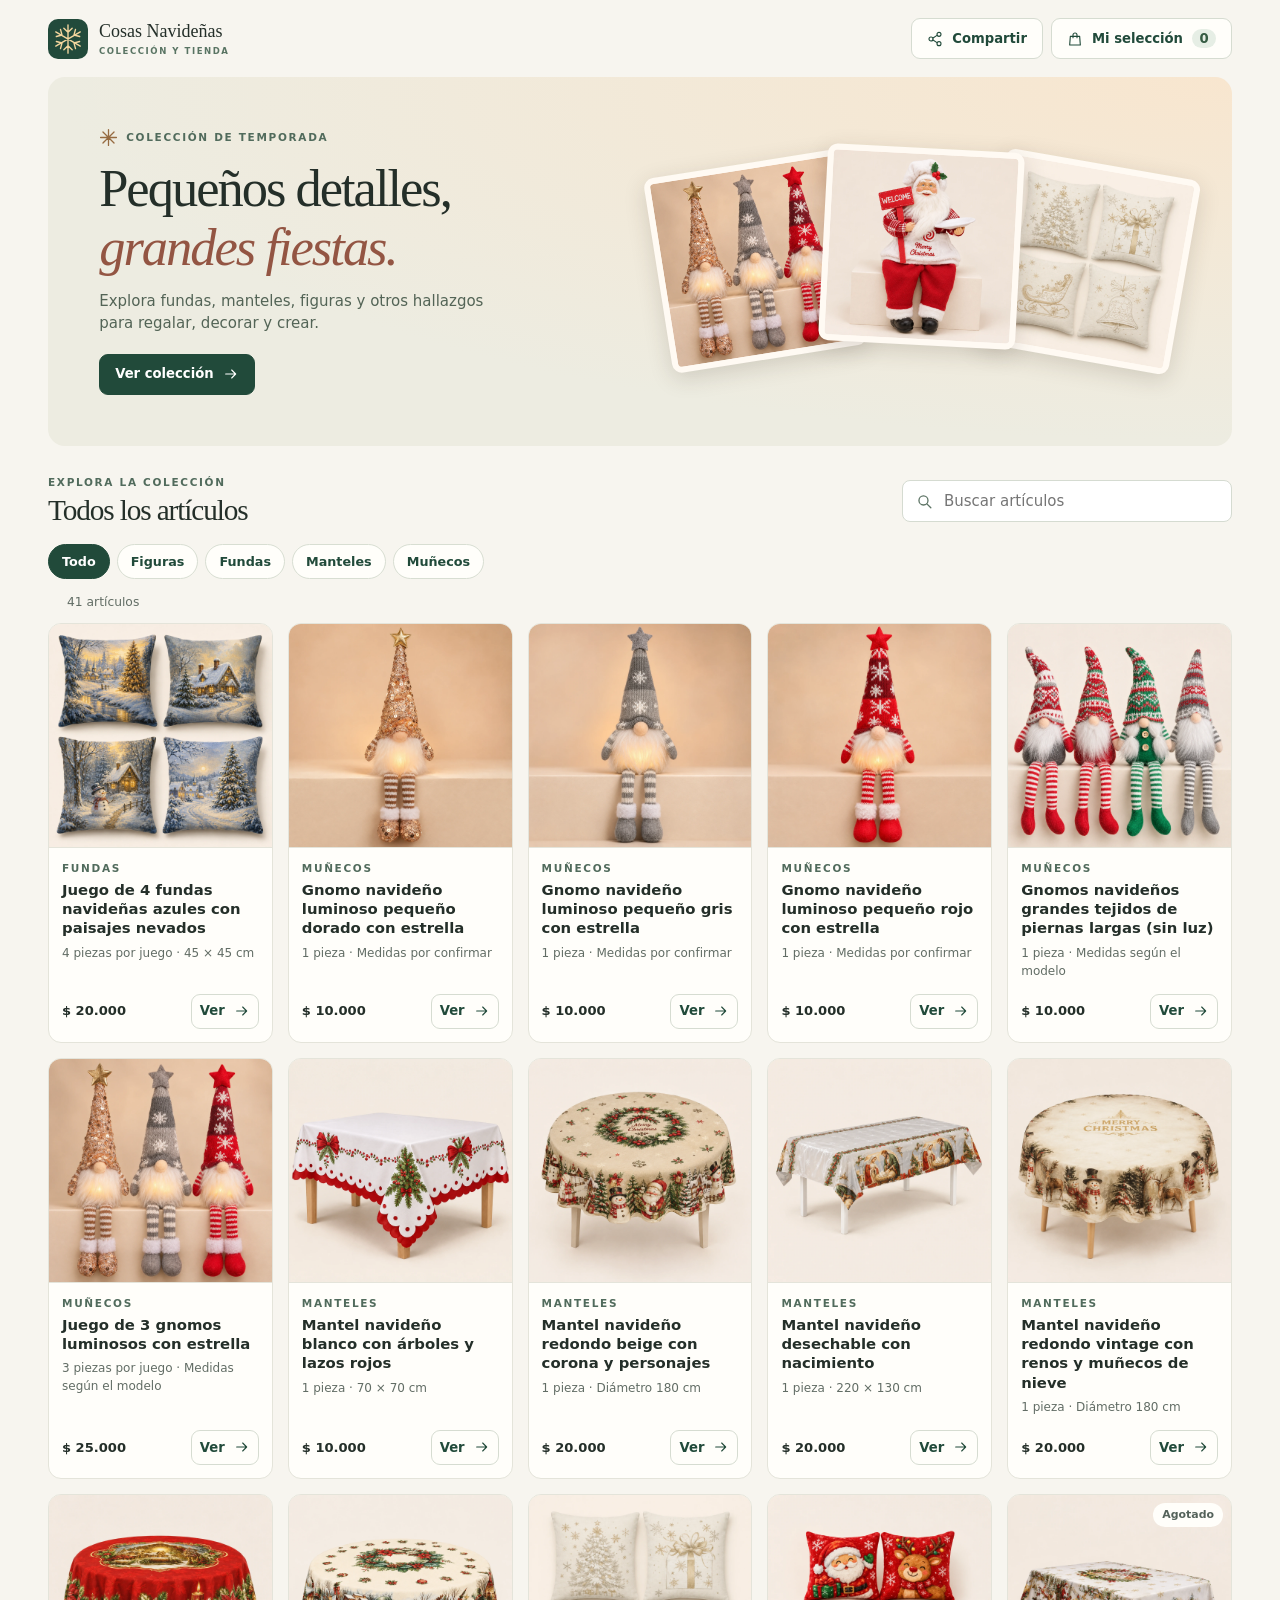
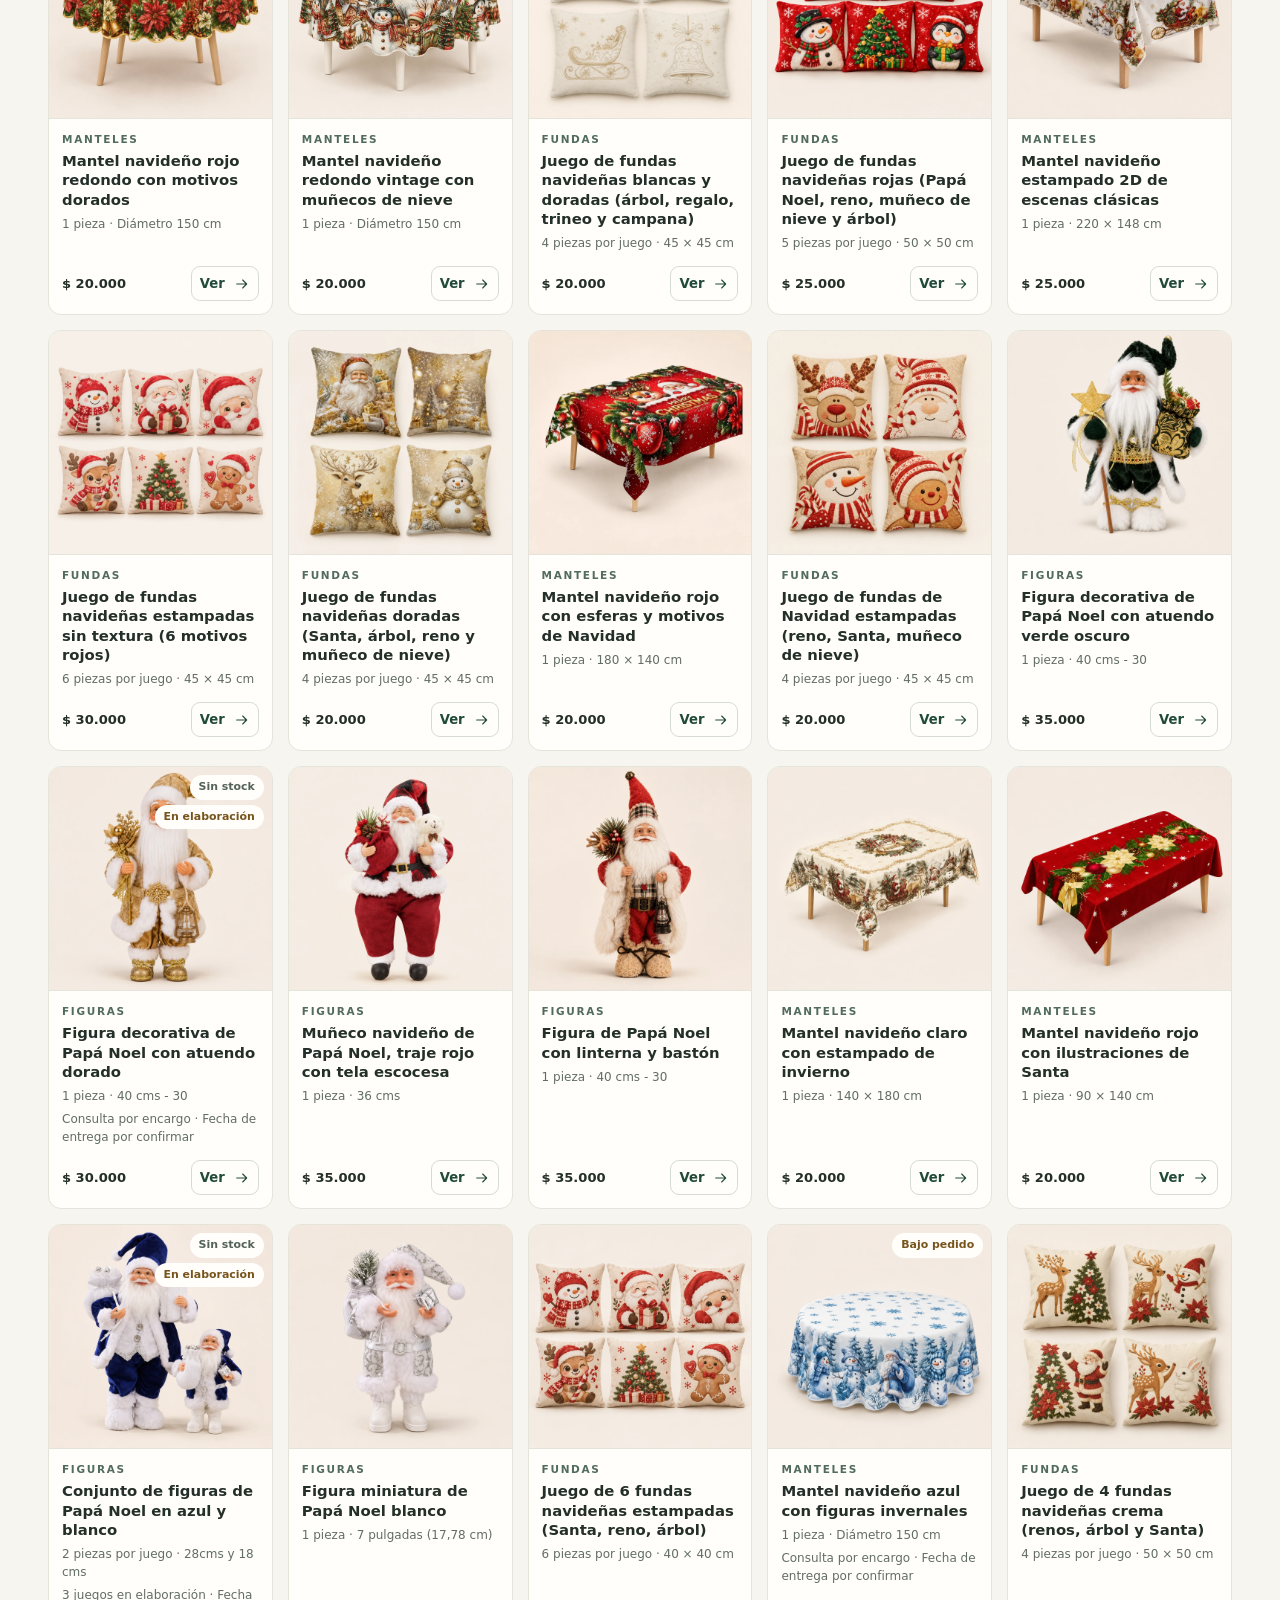
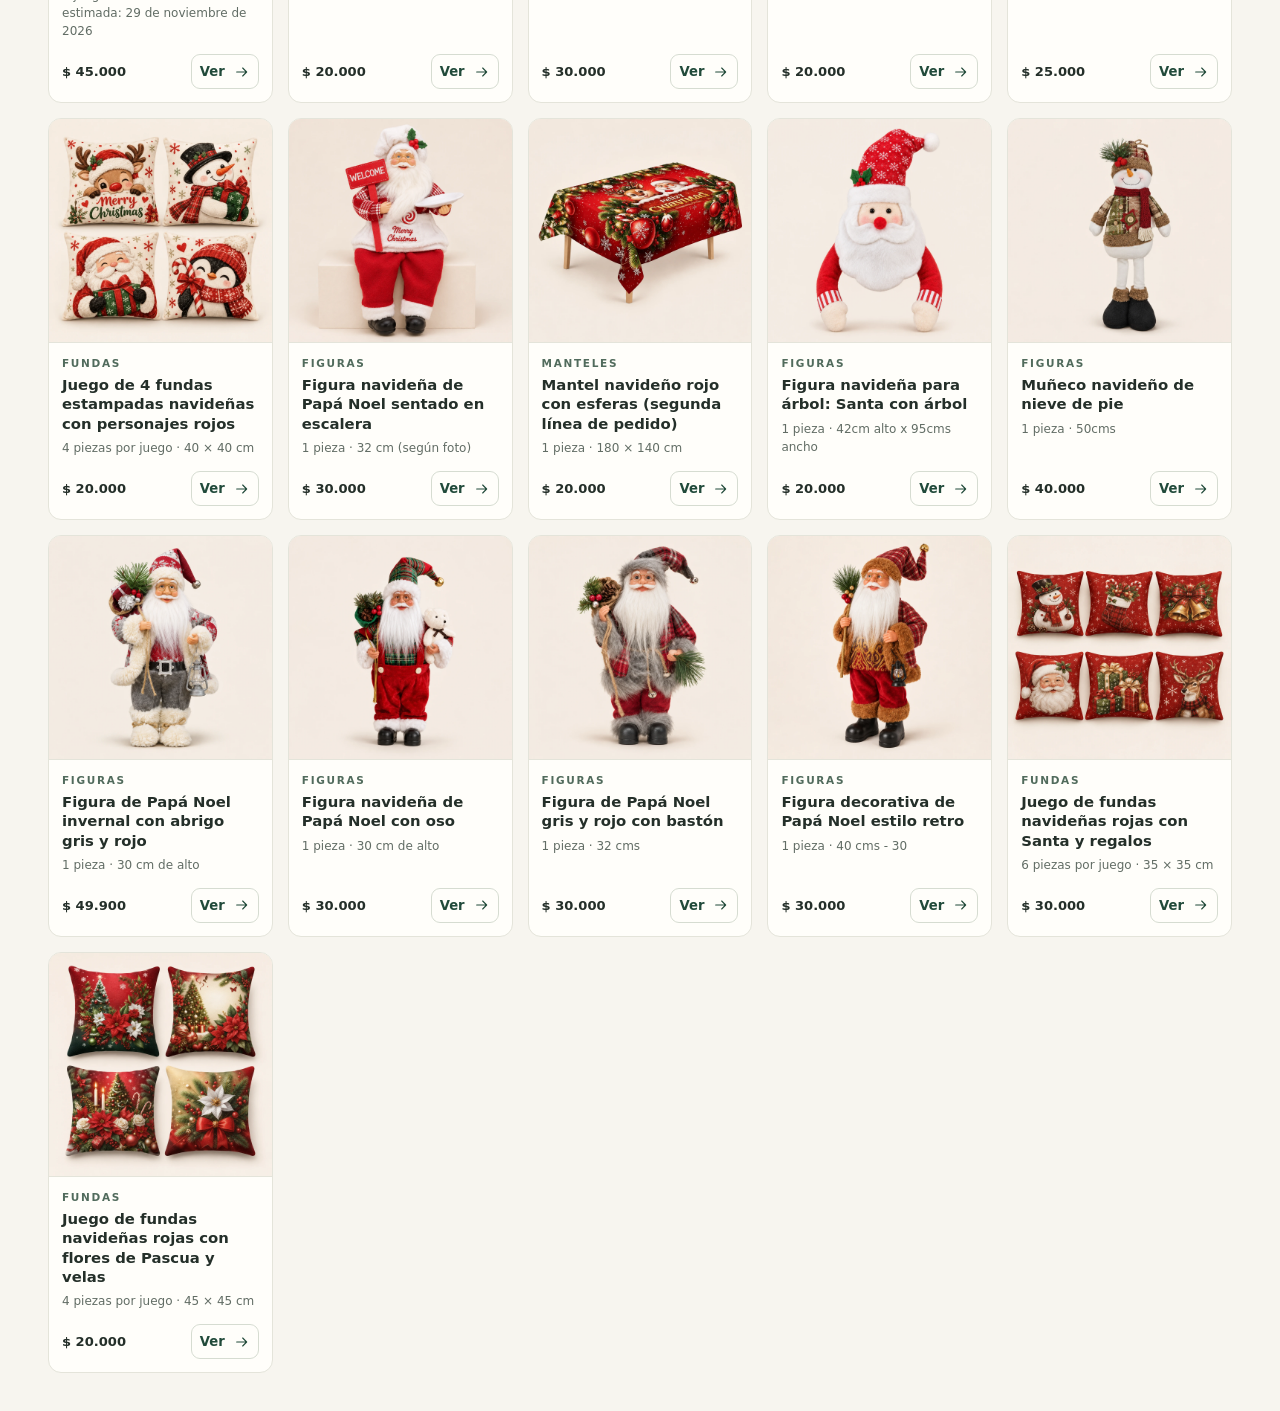
<file: docs/index.html>
<!doctype html>
<html lang="es-CO">
<head>
  <meta charset="utf-8">
  <meta name="viewport" content="width=device-width, initial-scale=1">
  <meta name="description" content="Descubre nuestra colección navideña: muñecos, manteles, fundas y detalles para regalar. Precios en pesos colombianos.">
  <title>Cosas Navideñas</title>
  <link rel="icon" href="./marca.svg?v=0f8d4c109134" type="image/svg+xml">
  <link rel="stylesheet" href="./styles.css?v=3c9a8cce9d69">
  <script>window.COSAS_NAVIDENAS = { publicCatalog: true };</script>
  <script src="./app.js?v=cdc12915b86f" defer></script>
  <link rel="canonical" href="https://zhulgon.github.io/Ventas_Navidad/">
  <meta property="og:title" content="Cosas Navideñas · Catálogo">
  <meta property="og:description" content="Fotos, precios y detalles para decorar y regalar esta Navidad.">
  <meta property="og:type" content="website">
  <meta property="og:url" content="https://zhulgon.github.io/Ventas_Navidad/">
  <meta property="og:image" content="https://zhulgon.github.io/Ventas_Navidad/fotos/0a2d4cdf2a0428796007b6db98150fdab42162e68aa56020ed25ece57fb2fccf.webp">
</head>
<body>
  <a class="skip" href="#contenido">Ir al contenido</a>
  <div id="app"><p class="loading">Cargando Cosas Navideñas…</p></div>
  <dialog id="dialog" aria-labelledby="dialog-title"></dialog>
  <div id="notice" class="notice" role="status" aria-live="polite" hidden></div>
</body>
</html>
</file>
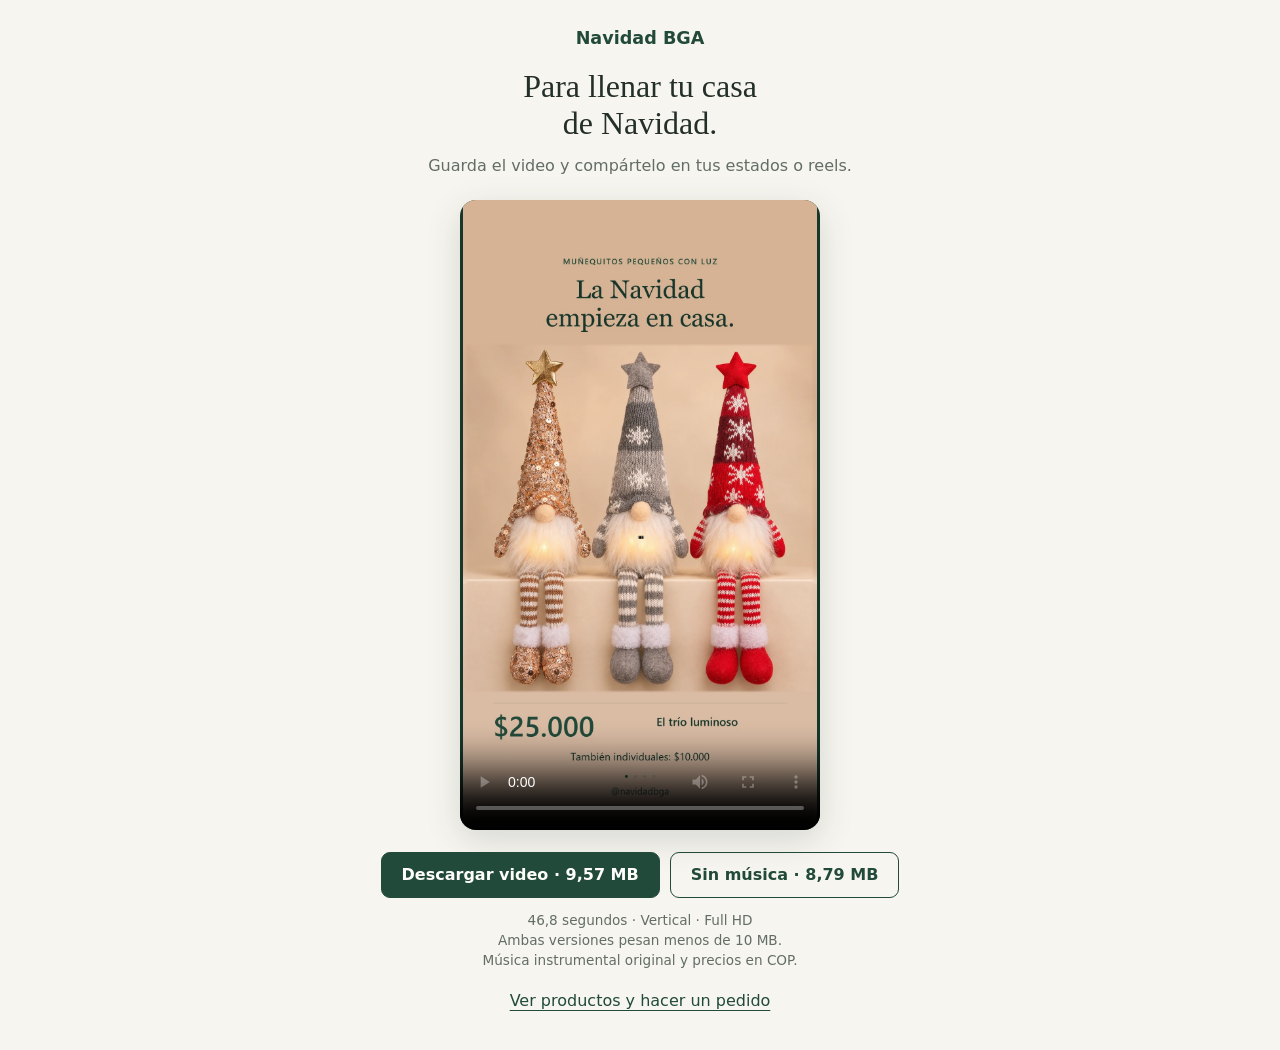
<file: docs/reel/index.html>
<!doctype html>
<html lang="es-CO">
<head>
  <meta charset="utf-8">
  <meta name="viewport" content="width=device-width,initial-scale=1">
  <meta name="description" content="Video de Navidad BGA para compartir en estados y reels.">
  <meta name="theme-color" content="#17372c">
  <title>Video para compartir · Navidad BGA</title>
  <link rel="icon" href="../marca.svg" type="image/svg+xml">
  <style>
    *{box-sizing:border-box}body{margin:0;background:#f7f5ef;color:#242f29;font-family:'Segoe UI',system-ui,sans-serif}
    main{max-width:660px;margin:auto;padding:28px 20px 40px;text-align:center}
    .brand{color:#214a3a;text-decoration:none;font-weight:700;font-size:1.1rem}
    h1{font:2rem Georgia,serif;line-height:1.15;margin:20px 0 12px}
    p{color:#626d65;line-height:1.5;margin:12px 0 20px}
    video{display:block;width:min(100%,360px);height:auto;max-height:70vh;aspect-ratio:9/16;object-fit:contain;margin:22px auto;background:#17372c;border-radius:16px;box-shadow:0 10px 34px #17372c26}
    .actions{display:flex;gap:10px;flex-wrap:wrap;justify-content:center}
    .button{display:inline-flex;align-items:center;justify-content:center;min-height:46px;padding:12px 20px;background:#214a3a;color:#fffefa;border:1px solid #214a3a;border-radius:9px;text-decoration:none;font-weight:650}
    .secondary{background:transparent;color:#214a3a}.info{font-size:.85rem}.catalog{color:#214a3a;text-underline-offset:4px}
    :focus-visible{outline:3px solid #a26333;outline-offset:4px}
  </style>
</head>
<body>
  <main>
    <a class="brand" href="../">Navidad BGA</a>
    <h1>Para llenar tu casa<br>de Navidad.</h1>
    <p>Guarda el video y compártelo en tus estados o reels.</p>
    <video controls playsinline preload="metadata" poster="portada-reel.jpg?v=5" aria-label="Video navideño de Navidad BGA">
      <source src="NavidadBGA-reel-estados.mp4?v=5" type="video/mp4">
      <a href="NavidadBGA-reel-estados.mp4?v=5">Descargar el video</a>
    </video>
    <div class="actions">
      <a class="button" href="NavidadBGA-reel-estados.mp4?v=5" download="NavidadBGA-reel-estados.mp4">Descargar video · 9,57 MB</a>
      <a class="button secondary" href="NavidadBGA-vertical-sin-musica.mp4?v=5" download="NavidadBGA-sin-musica.mp4">Sin música · 8,79 MB</a>
    </div>
    <p class="info">46,8 segundos · Vertical · Full HD<br>Ambas versiones pesan menos de 10 MB.<br>Música instrumental original y precios en COP.</p>
    <a class="catalog" href="../">Ver productos y hacer un pedido</a>
  </main>
</body>
</html>
</file>
<file: docs/styles.css>
:root {
  color-scheme: light;
  --paper: #f7f5ef;
  --white: #fffefa;
  --ink: #242f29;
  --muted: #626d65;
  --pine: #214a3a;
  --deep: #17372c;
  --light-pine: #e9f0e9;
  --line: #e4e4da;
  --gold: #f1d09b;
  --serif: Georgia, 'Times New Roman', serif;
  --sans: 'Segoe UI', system-ui, sans-serif;
  font: 15px/1.5 var(--sans);
  color: var(--ink);
  background: var(--paper);
}
*, *::before, *::after { box-sizing: border-box; }
body { margin: 0; }
h1, h2, h3, p, dl, dd { margin: 0; }
h1, h2 { font-family: var(--serif); font-weight: 500; letter-spacing: -.038em; line-height: 1.13; }
h1 { font-size: clamp(2.4rem, 4.1vw, 3.45rem); }
h2 { font-size: 1.95rem; }
button, input, textarea, select { font: inherit; }
button { color: inherit; cursor: pointer; }
button:disabled { cursor: default; opacity: .48; }
a { color: inherit; text-decoration: none; }
img { display: block; max-width: 100%; }
[hidden] { display: none !important; }
:focus-visible { outline: 2px solid #a26333; outline-offset: 3px; }
.skip { position: fixed; top: 12px; left: 12px; z-index: 10; padding: 12px; background: white; transform: translateY(-150%); }
.skip:focus { transform: none; }
.visually-hidden { position: absolute; width: 1px; height: 1px; clip-path: inset(50%); overflow: hidden; white-space: nowrap; }
.muted, .loading { color: var(--muted); }
.loading { margin: 2rem; }
.eyebrow { font-size: .7rem; font-weight: 750; color: #516b5c; letter-spacing: .16em; line-height: 1.45; text-transform: uppercase; }
.button { display: inline-flex; align-items: center; justify-content: center; gap: 9px; border: 1px solid transparent; border-radius: 9px; min-height: 41px; padding: 8px 15px; font-size: .88rem; font-weight: 650; background: none; white-space: nowrap; }
.button svg { width: 16px; height: 16px; flex: none; }
.button.primary { background: var(--pine); color: white; border-color: var(--pine); }
.button.primary:hover:not(:disabled) { background: var(--deep); }
.button.outline { background: var(--white); border-color: #d6dcd1; color: var(--pine); }
.button.outline:hover:not(:disabled) { background: var(--light-pine); }
.button.light { background: #f9f2e3; color: var(--deep); }
.button.light:hover { background: #fffdf5; }
.button.translucent { color: #f9f4e6; border-color: #ffffff55; background: #ffffff0e; }
.button.translucent:hover { background: #ffffff24; }
.inline-link { display: inline-flex; align-items: center; gap: 6px; color: var(--pine); font-size: .85rem; font-weight: 680; }
.inline-link:hover, .text-button:hover:not(:disabled) { text-decoration: underline; text-underline-offset: 4px; }
.inline-link svg { width: 15px; }
.text-button { border: 0; padding: 7px 0; background: none; color: var(--pine); font-weight: 700; white-space: nowrap; }
.icon-button { display: inline-grid; place-items: center; width: 36px; height: 36px; border: 1px solid var(--line); border-radius: 8px; background: var(--white); flex: none; }
.icon-button:hover { background: var(--light-pine); }

.shell { display: grid; grid-template-columns: 237px minmax(0, 1fr); min-height: 100vh; }
.sidebar { position: sticky; top: 0; display: flex; flex-direction: column; height: 100vh; padding: 30px 19px 20px; background: #18382d; color: #fffdf3; }
.brand { display: inline-flex; align-items: center; gap: 11px; font-family: var(--serif); font-size: 1.2rem; line-height: 1.2; white-space: nowrap; }
.brand img { flex: none; }
.brand small { display: block; margin-top: 4px; font: 700 .57rem var(--sans); letter-spacing: .18em; color: #597463; }
.sidebar .brand small { color: #d2bd94; }
.sidebar-content { margin-top: 46px; }
.nav-label { margin: 0 9px 11px; color: #bdd1c2; font-size: .65rem; font-weight: 700; letter-spacing: .16em; }
.nav-label.second { margin-top: 31px; }
.sidebar nav { display: grid; gap: 4px; }
.sidebar nav a, .sidebar nav button { display: flex; align-items: center; gap: 11px; min-height: 44px; padding: 9px 10px; border: 1px solid transparent; border-radius: 9px; color: #edf1e7; background: none; text-align: left; font-size: .91rem; }
.sidebar nav svg { color: #bcd0bf; flex: none; }
.sidebar nav [aria-current] { background: #335547; border-color: #4a6658; font-weight: 680; color: #fffdf4; }
.sidebar nav [aria-current] svg { color: var(--gold); }
.sidebar nav :is(a, button):hover { background: #315143; }
.sidebar-footer { display: flex; align-items: center; gap: 11px; margin-top: auto; padding: 17px 9px 0; border-top: 1px solid #3a5749; font-weight: 600; font-size: .83rem; }
.sidebar-footer small { display: block; color: #b5c9bc; font-weight: 400; }
.online { width: 9px; height: 9px; border-radius: 50%; background: #95c9a2; box-shadow: 0 0 0 4px #95c9a226; }
.topbar { min-height: 69px; display: flex; justify-content: space-between; align-items: center; gap: 12px; padding: 12px clamp(22px, 3.1vw, 48px); background: #fcfbf7; border-bottom: 1px solid var(--line); color: var(--muted); font-size: .88rem; }
.topbar strong { color: var(--ink); }
.breadcrumb { margin: 0 10px; color: #829186; }
.main { width: 100%; max-width: 1500px; margin: auto; padding: 28px clamp(22px, 3.1vw, 48px) 45px; }
.hero { position: relative; isolation: isolate; min-height: 249px; overflow: hidden; border-radius: 17px; padding: clamp(24px, 3vw, 39px); background: linear-gradient(112deg, #17392f 14%, #28523f 90%); color: #fffaf0; }
.hero-art { position: absolute; z-index: -1; right: 0; top: 0; height: 100%; width: 54%; color: #edce92; opacity: .8; }
.hero-copy { position: relative; max-width: 510px; }
.hero-copy .eyebrow { display: flex; align-items: center; gap: 9px; color: var(--gold); }
.hero-copy .eyebrow span { width: 19px; height: 1px; background: var(--gold); }
.hero h1 { margin: 12px 0 9px; font-size: clamp(2.8rem, 4.3vw, 4.55rem); }
.hero-copy > p:not(.eyebrow) { color: #edf0e7; max-width: 345px; }
.hero-actions { display: flex; flex-wrap: wrap; gap: 10px; margin-top: 24px; }
.metrics { display: grid; grid-template-columns: repeat(4, minmax(0, 1fr)); gap: 14px; margin-block: 21px; }
.metric, .panel { background: var(--white); border: 1px solid var(--line); border-radius: 13px; box-shadow: 0 2px 3px #182b1d05; }
.metric { padding: 16px 17px 15px; }
.metric-icon { display: grid; place-items: center; width: 34px; height: 34px; border-radius: 8px; margin-bottom: 9px; }
.sage { background: #e8efe6; color: #365c43; }
.gold { background: #f6eedc; color: #775322; }
.pink { background: #f5e9e6; color: #804b40; }
.metric > p { color: var(--muted); font-weight: 650; font-size: .83rem; }
.metric > strong { display: block; font: 500 clamp(1.47rem, 2.48vw, 2.15rem)/1.2 var(--serif); letter-spacing: -.035em; margin-block: 4px; }
.metric > small { display: block; color: var(--muted); font-size: .75rem; }
.dashboard-grid { display: grid; grid-template-columns: 1fr 1.07fr; gap: 16px; }
.panel-head { display: flex; align-items: center; justify-content: space-between; gap: 10px; padding: 19px 21px 15px; }
.panel-head h2 { margin-top: 4px; }
.category-list { margin: 0; padding: 2px 21px 17px; list-style: none; }
.category-list button { display: grid; width: 100%; align-items: center; grid-template-columns: 103px 1fr 22px; gap: 10px; padding: 6px 0; border: 0; background: none; text-align: left; font-size: .86rem; }
.category-list button:hover span { text-decoration: underline; text-underline-offset: 4px; }
progress { width: 100%; height: 7px; border: 0; border-radius: 9px; background: #edf0e8; accent-color: #72917b; }
progress::-webkit-progress-bar { background: #edf0e8; border-radius: 9px; }
progress::-webkit-progress-value { background: #72917b; border-radius: 9px; }
progress::-moz-progress-bar { background: #72917b; border-radius: 9px; }
.category-list strong { justify-self: end; font-variant-numeric: tabular-nums; }
.review-list { margin: 0 21px; }
.review-list button { display: grid; grid-template-columns: 37px minmax(0, 1fr) 18px; align-items: center; gap: 10px; width: 100%; padding: 7px 0; border: 0; border-bottom: 1px solid #ecece4; background: none; text-align: left; }
.review-list button:hover strong { text-decoration: underline; }
.review-list strong { display: block; overflow: hidden; text-overflow: ellipsis; white-space: nowrap; font-size: .87rem; }
.review-list small { display: block; color: var(--muted); font-size: .72rem; }
.review-list svg { color: #668171; }
.review-link { margin: 13px 21px 15px; }
.thumb { width: 43px; height: 43px; object-fit: contain; border-radius: 7px; background: #f3f0e8; flex: none; }
.review-list .thumb { width: 37px; height: 37px; }
.photo-empty { display: grid; place-items: center; background: #edece2; color: #64756b; }
.badge { display: inline-flex; align-items: center; white-space: nowrap; border-radius: 99px; padding: 4px 9px; font-size: .73rem; font-weight: 700; }
.badge.amber { background: #f8eed7; color: #77541c; }
.badge.green { background: #e8f0e6; color: #3d6246; }
.badge.neutral { background: #eeeee8; color: #54625a; }

.page-heading { display: flex; align-items: end; justify-content: space-between; gap: 16px; margin: 5px 0 25px; }
.page-heading h1 { margin-block: 7px; }
.page-heading .muted { max-width: 66ch; }
.toolbar { display: flex; flex-wrap: wrap; gap: 10px; padding: 16px 18px 12px; }
.search { display: flex; align-items: center; gap: 10px; min-height: 42px; flex: 1 1 260px; padding: 0 12px; border: 1px solid #d5dbd1; border-radius: 8px; background: white; color: #5b7263; }
.search svg { flex: none; }
.search:focus-within { outline: 2px solid #a26333; outline-offset: 2px; }
.search input { width: 100%; min-width: 0; padding: 9px 0; border: 0; background: none; color: var(--ink); outline: none; }
.toolbar select, .field :is(input, select, textarea), .selection-list input { min-height: 42px; padding: 8px 10px; border: 1px solid #d5dbd1; border-radius: 8px; color: var(--ink); background: #fff; }
.results { color: var(--muted); padding: 3px 19px 11px; font-size: .82rem; }
.table-wrap { overflow: auto; }
table { border-collapse: collapse; width: 100%; font-size: .86rem; }
th, td { text-align: left; padding: 11px 13px; vertical-align: middle; }
th:first-child, td:first-child { padding-left: 19px; }
th { background: #f2f3ed; color: #526158; font-size: .75rem; white-space: nowrap; }
td { border-bottom: 1px solid #ebebe4; }
tbody tr:last-child td { border-bottom: 0; }
tbody tr:hover { background: #f9faf6; }
td small, .item-name small { display: block; color: var(--muted); font-size: .74rem; }
.inventory-panel td:nth-child(n+3) { white-space: nowrap; }
.item-name { display: flex; align-items: center; gap: 9px; min-width: 230px; padding: 0; text-align: left; border: 0; background: none; }
.item-name:hover strong { text-decoration: underline; }
.empty { padding: 23px 20px; color: var(--muted); }
.sales-metrics { grid-template-columns: repeat(3, minmax(0, 1fr)); }
.import-grid { display: grid; grid-template-columns: 1.4fr 1fr; gap: 16px; }
.import-panel, .import-guide { padding: 22px; }
.import-panel > p, .import-guide h2 { margin-top: 8px; }
.dropzone { display: grid; justify-items: center; gap: 10px; margin-top: 19px; padding: 24px 12px; border: 1px dashed #9ab2a0; border-radius: 10px; background: #f1f5ee; text-align: center; }
.dropzone svg { width: 26px; height: 26px; color: #52775d; }
.dropzone input { width: 100%; max-width: 260px; font-size: .83rem; }
.dropzone small { color: var(--muted); overflow-wrap: anywhere; }
.import-guide ol { padding-left: 21px; }
.import-guide li { margin-bottom: 8px; }
.import-preview { margin-top: 17px; }
.preview-badges { display: flex; flex-wrap: wrap; gap: 8px; margin: 0 21px 14px; }
.import-list { list-style: none; padding: 0; margin: 0; }
.import-list li { display: grid; grid-template-columns: 85px 1fr auto; align-items: center; gap: 10px; border-top: 1px solid var(--line); padding: 11px 21px; }
#import-error { margin-inline: 21px; }

.store { max-width: 1350px; margin: auto; padding: 0 clamp(16px, 4vw, 48px) 38px; }
.store-header, .preview-bar, .collection-heading { display: flex; align-items: center; justify-content: space-between; gap: 12px; }
.store-header { padding: 18px 0; }
.store-actions { display: flex; align-items: center; gap: 8px; }
@media (max-width: 600px) {
  .store-header { flex-wrap: wrap; }
  .store-actions { margin-left: auto; }
}
.preview-bar { justify-content: start; padding: 10px 13px; background: #ebf0e8; border: 1px solid #d8e2d8; border-radius: 10px; color: #405b4a; margin-bottom: 14px; font-size: .86rem; }
.preview-bar > svg { flex: none; }
.preview-bar > button { margin-left: auto; }
[data-bag-count] { min-width: 24px; border-radius: 99px; padding: 0 5px; background: #e6eee5; color: #365c43; text-align: center; }
.catalog-hero { position: relative; overflow: hidden; display: grid; grid-template-columns: minmax(300px, 1fr) .95fr; align-items: center; gap: 18px; border-radius: 17px; padding: clamp(22px, 4vw, 54px); background: radial-gradient(ellipse at 100% 0, #f8e6cf, transparent 70%), #edece1; }
.catalog-hero .eyebrow { display: flex; align-items: center; gap: 8px; }
.catalog-hero .eyebrow svg { color: #966b41; }
.catalog-hero h1 { margin: 12px 0; font-size: clamp(2.5rem, 4.1vw, 4.7rem); }
.catalog-hero em { color: #935543; font-weight: 400; }
.catalog-hero p:not(.eyebrow) { max-width: 44ch; color: #536456; }
.catalog-hero .button { margin-top: 19px; }
.featured { display: flex; align-items: center; justify-content: center; padding: 20px 0; }
.featured img { width: 38%; aspect-ratio: 1; object-fit: contain; background: #fffaf3; border: 6px solid #fffaf3; border-radius: 10px; box-shadow: 0 6px 22px #392f242b; transform: rotate(-9deg); }
.featured img:nth-child(2) { z-index: 1; margin: 0 -6%; transform: translateY(-15px) rotate(3deg); }
.featured img:nth-child(3) { transform: rotate(10deg); }
.catalog-collection { margin-top: 29px; scroll-margin-top: 15px; }
.collection-heading h2 { margin-top: 4px; }
.collection-heading .search { flex: 0 1 330px; }
.chips { display: flex; flex-wrap: wrap; gap: 7px; margin: 17px 0 11px; }
.chip { border: 1px solid #d8ded2; border-radius: 99px; padding: 7px 13px; background: #fffefa; color: var(--pine); font-size: .85rem; font-weight: 650; }
.chip[aria-pressed="true"] { border-color: var(--pine); color: white; background: var(--pine); }
.catalog-grid { display: grid; grid-template-columns: repeat(auto-fill, minmax(198px, 1fr)); gap: 15px; }
.product-card { min-width: 0; display: flex; flex-direction: column; border-radius: 13px; border: 1px solid var(--line); overflow: hidden; background: var(--white); }
.product-image { position: relative; width: 100%; aspect-ratio: 1.15; border: 0; border-bottom: 1px solid var(--line); background: #f1eee5; padding: 0; }
.product-image :is(img, .photo-empty) { width: 100%; height: 100%; object-fit: contain; }
.product-badges { position: absolute; top: 8px; right: 8px; display: flex; flex-direction: column; align-items: flex-end; gap: 5px; }
.product-image .badge { background: var(--white); }
.product-copy { display: flex; flex: 1; flex-direction: column; align-items: start; gap: 5px; padding: 13px; }
.product-copy h3 { font-size: .99rem; line-height: 1.3; }
.product-copy h3 button { text-align: left; border: 0; padding: 0; font-weight: 700; line-height: inherit; background: none; }
.product-copy h3 button:hover { text-decoration: underline; }
.product-copy > p:not(.eyebrow) { color: var(--muted); font-size: .8rem; }
.product-copy > .availability-note, .detail-info .availability-note { color: #77541c; line-height: 1.5; }
.product-foot { display: flex; align-items: center; justify-content: space-between; width: 100%; gap: 7px; padding-top: 9px; margin-top: auto; font-size: .87rem; }
.product-foot .button { min-height: 35px; padding: 5px 8px; }

dialog { width: min(650px, calc(100% - 28px)); max-height: calc(100dvh - 28px); padding: 22px; border: 1px solid #d1d9cf; border-radius: 15px; color: var(--ink); background: var(--white); box-shadow: 0 20px 72px #101e1680; }
dialog::backdrop { background: #132c22a6; }
.dialog-head { display: flex; justify-content: space-between; align-items: start; gap: 11px; margin-bottom: 17px; }
.dialog-head h2 { margin-top: 5px; }
.field { display: grid; align-content: start; gap: 4px; margin-bottom: 12px; min-width: 0; font-size: .87rem; }
.field > span { font-weight: 650; }
.field :is(input, select, textarea) { width: 100%; min-width: 0; }
.field input:read-only { background: #f2f3ee; }
.field small, .form-help { color: var(--muted); font-size: .79rem; }
.form-help { margin: -5px 0 12px; }
.field-grid { display: grid; grid-template-columns: 1fr 1fr; gap: 12px; }
.edit-photo { display: flex; align-items: start; gap: 11px; margin-bottom: 2px; }
.edit-photo .thumb { width: 63px; height: 63px; }
.edit-photo .field { flex: 1; }
.checkbox { display: flex; gap: 8px; align-items: start; padding: 9px 10px; border-radius: 8px; background: var(--light-pine); }
.checkbox small { display: block; color: var(--muted); }
.checkbox input { margin-top: 5px; accent-color: var(--pine); }
.form-actions { display: flex; flex-wrap: wrap; justify-content: flex-end; gap: 8px; margin-top: 12px; }
.form-error { color: #a02e28; font-size: .9rem; margin: 10px 0; }
.form-error:empty { margin: 0 0 10px; }
#settings-form > p:first-child { margin-bottom: 12px; }
.detail { display: grid; grid-template-columns: minmax(0, 1fr) minmax(0, .95fr); gap: 16px; }
.detail-photo { width: 100%; aspect-ratio: 1; object-fit: contain; border-radius: 11px; background: #f3efe6; }
.photo-caption { color: var(--muted); font-size: .78rem; }
.detail-info dl { margin-block: 10px; font-size: .89rem; }
.detail-info dt { font-weight: 650; }
.detail-info dd { color: var(--muted); margin-bottom: 6px; }
.detail-price { font: 1.5rem var(--serif); margin-bottom: 10px; }
.detail-info .text-button { display: block; }
.selection-list > div { display: grid; grid-template-columns: auto minmax(0, 1fr) 58px auto; gap: 8px; align-items: center; padding: 9px 0; border-bottom: 1px solid var(--line); }
.selection-list small { display: block; color: var(--muted); }
.selection-list input { width: 100%; padding-inline: 4px; }
.selection-total { display: flex; justify-content: space-between; align-items: baseline; gap: 12px; margin-block: 13px; }
.selection-total strong { font: 1.5rem var(--serif); }
.order-intro { margin-bottom: 15px; font-size: .91rem; }
.order-copy-status { padding: 10px 12px; border-radius: 8px; background: var(--light-pine); font-size: .85rem; }
.order-copy-status:empty { display: none; }
.order-help { margin-top: 14px; color: var(--muted); font-size: .79rem; }
.order-help a { text-decoration: underline; text-underline-offset: 3px; }
#instagram-order-text { resize: vertical; font-size: .87rem; line-height: 1.55; }
.notice { position: fixed; z-index: 5; bottom: 20px; right: 20px; max-width: calc(100% - 40px); padding: 12px 17px; border: 1px solid #547664; border-radius: 10px; background: var(--deep); color: white; box-shadow: 0 5px 20px #193b2c42; }

@media (max-width: 1050px) {
  .shell { grid-template-columns: 196px minmax(0, 1fr); }
  .sidebar { padding-inline: 12px; }
  .hero-art { right: -60px; width: 58%; }
  .metrics { grid-template-columns: repeat(2, minmax(0, 1fr)); }
  .sales-metrics { grid-template-columns: repeat(3, minmax(0, 1fr)); }
  .dashboard-grid { grid-template-columns: 1fr; }
}
@media (max-width: 720px) {
  .shell { display: block; }
  .sidebar { position: static; height: auto; padding: 12px 14px; }
  .sidebar-content { margin-top: 10px; display: flex; flex-wrap: wrap; gap: 3px 8px; }
  .sidebar nav { display: flex; flex-wrap: wrap; gap: 3px; }
  .sidebar nav a, .sidebar nav button { min-height: 37px; padding: 6px; font-size: .81rem; gap: 5px; }
  .sidebar nav svg { width: 16px; height: 16px; }
  .nav-label, .sidebar-footer { display: none; }
  .topbar { min-height: 55px; padding-inline: 14px; }
  .topbar .button { min-height: 33px; padding-inline: 8px; font-size: .78rem; }
  .main { padding: 16px 14px 30px; }
  .hero { min-height: 0; }
  .hero-art { right: -45px; width: 70%; opacity: .31; }
  .page-heading { flex-wrap: wrap; align-items: start; }
  .import-grid, .catalog-hero { grid-template-columns: 1fr; }
  .featured { max-width: 420px; padding-bottom: 0; }
}
@media (max-width: 430px) {
  .button { white-space: normal; }
  .hero h1 { font-size: 2.55rem; }
  .metrics { gap: 8px; }
  .metric { padding: 12px; }
  .sales-metrics { grid-template-columns: 1fr; }
  .collection-heading { flex-wrap: wrap; }
  .collection-heading .search { flex: 1 1 100%; }
  .catalog-grid { grid-template-columns: repeat(2, minmax(0, 1fr)); gap: 8px; }
  .product-copy { padding: 10px; }
  .product-foot { flex-wrap: wrap; }
  .detail { grid-template-columns: 1fr; }
  .detail-photo { max-height: 270px; }
  .import-list li { grid-template-columns: 1fr auto; }
  .import-list li > span:nth-child(2) { grid-row: 2; grid-column: 1 / -1; }
}
</file>
